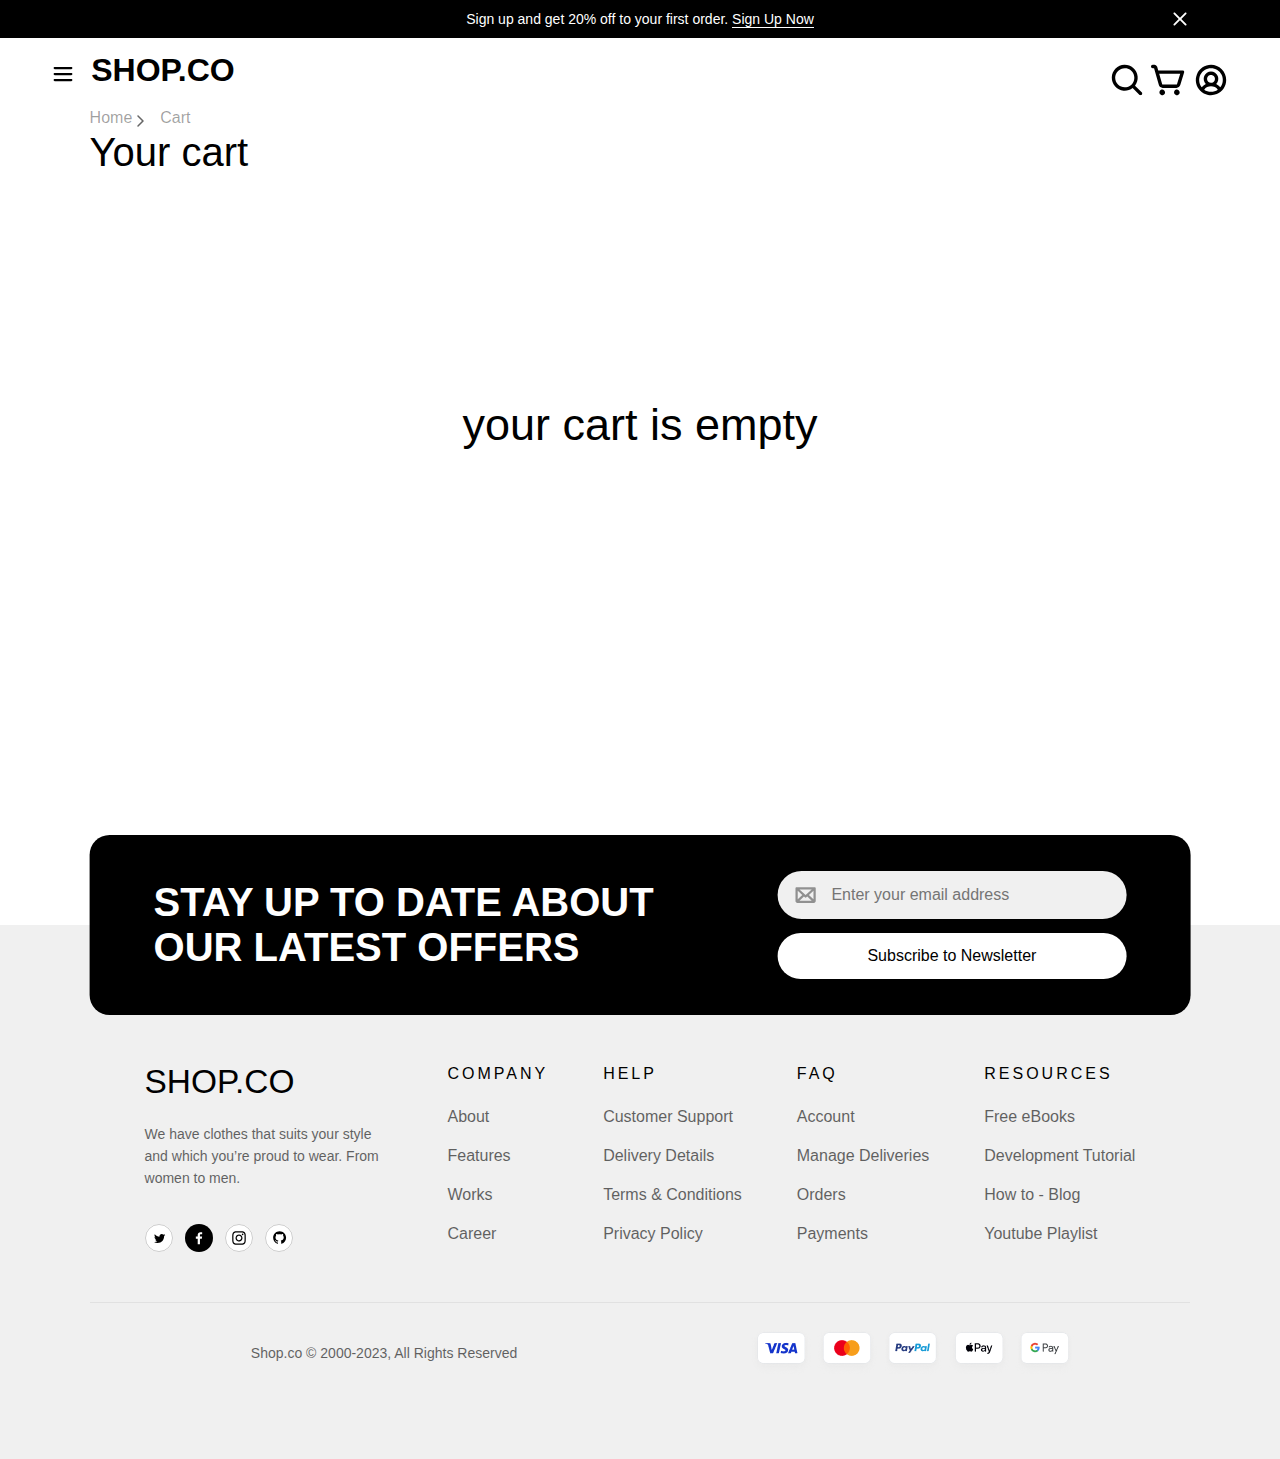
<file: cart.html>
<!DOCTYPE html>
<html lang="en">
  <head>
    <meta charset="UTF-8" />
    <meta name="viewport" content="width=device-width, initial-scale=1.0" />
    <link rel="stylesheet" href="./css/reset.css" />
    <link rel="stylesheet" href="./css/shared.css" />
    <link rel="stylesheet" href="./css/style.css" />
    <link rel="stylesheet" href="./css/header.css" />
    <link rel="stylesheet" href="./css/cart.css" />
    <link rel="stylesheet" href="./css/details.css" />
    <link rel="stylesheet" href="./css/footer.css" />
    <title>SHOP.CO</title>
  </head>
  <body>
    <!-- კალათი გვერდის ჰედერი  -->
    <header class="header flex-column">
      <!-- ტოპლაინით -->
      <div class="header-top-line">
        <div class="header-top-line-container flex">
          <div class="header-top-line-content">
            Sign up and get 20% off to your first order.
            <span class="underline"> Sign Up Now</span>
          </div>
          <button class="close">
            <img src="./assets/svg/close.svg" alt="close icon" />
          </button>
        </div>
      </div>

      <div class="header-main-part .header-main-part-for-cart-page flex">
        <div class="mob-layout flex">
          <img
            src="./assets/svg/burger.svg"
            alt="burger menu icon"
            class="burger"
          />
          <h1 class="header-logo title"><a href="/index.html">SHOP.CO</a></h1>
        </div>
        <!-- ნავიგაციით -->
        <nav class="header-nav">
          <ul class="flex">
            <li class="drop-down flex">
              <a href="/details.html">
                Shop<span
                  ><img
                    src="./assets/svg/dropdowns.svg"
                    alt="drop-down-icon"
                    class="drop-down-icon"
                  /> </span
              ></a>
            </li>
            <li><a href="#">on sale</a></li>
            <li><a href="#">New Arrivals</a></li>
            <li><a href="#">Brands</a></li>
          </ul>
        </nav>
        <!-- სერჩით -->
        <form class="header-search flex" action="/search" method="GET">
          <img src="./assets/svg/magnifier.svg" alt="magnifier" />
          <input
            type="search"
            name="search"
            placeholder="Search for products..."
          />
        </form>
        <!-- ჰედერის მარჯვენა კუთხის აიქონები -->
        <div class="header-icon-container">
          <img
            src="./assets/svg/mini search icon.svg"
            alt="mini searchg icon"
            class="mini-search"
          />
          <a href="cart.html">
            <img src="./assets/svg/cart.svg" alt="cart" />
          </a>
          <img src="./assets/svg/user.svg" alt="user" class="user" />
        </div>
      </div>
    </header>
    <!-- კალათის გვერდი -->
    <section class="cart-page">
      <div class="cart-page-container flex-column">
        <div class="cart-page-top flex-column">
          <!-- მენიუ -->
          <div class="cart-menu flex">
            <span>Home</span>
            <img src="/assets/svg/details arrow.svg" alt="detail arrow icon" />
            <span>Cart</span>
          </div>

          <h2 class="cart-title title">Your cart</h2>
        </div>
        <!-- 
        კალათის შიგთავსის შესახებ ინფო -->
        <div class="cart-info">
          <p>your cart is empty</p>
        </div>
      </div>
    </section>
    <!-- ფუტერი -->
    <footer>
      <div class="latest-offers latest-offers-for-carts-page flex">
        <h2 class="title">STAY UP TO DATE ABOUT OUR LATEST OFFERS</h2>
        <form class="offer-form flex-column">
          <div class="request-email flex">
            <img src="./assets/svg/email.svg" alt="email icon" />
            <input
              type="email"
              name="email"
              placeholder="Enter your email address"
            />
          </div>
          <button type="submit">Subscribe to Newsletter</button>
        </form>
      </div>

      <div class="footer-container flex-column">
        <div class="footer-first-container flex">
          <div class="footer-container-column flex-column about-shop-co">
            <h2 class="footer-logo title">SHOP.CO</h2>
            <p class="shop-content">
              We have clothes that suits your style and which you’re proud to
              wear. From women to men.
            </p>
            <div class="social-networks flex">
              <img src="./assets/svg/twitter.svg" alt="twitter icon" />
              <img src="./assets/svg/facebook.svg" alt="facebook icon" />
              <img src="./assets/svg/instagram.svg" alt="instagram icon" />
              <img src="./assets/svg/github.svg" alt="github icon" />
            </div>
          </div>

          <div class="footer-container-column flex-column">
            <h5 class="footer-column-header">Company</h5>
            <div class="footer-column flex-column">
              <p>About</p>
              <p>Features</p>
              <p>Works</p>
              <p>Career</p>
            </div>
          </div>

          <div class="footer-container-column flex-column">
            <h5 class="footer-column-header">Help</h5>
            <div class="footer-column flex-column">
              <p>Customer Support</p>
              <p>Delivery Details</p>
              <p>Terms & Conditions</p>
              <p>Privacy Policy</p>
            </div>
          </div>

          <div class="footer-container-column flex-column">
            <h5 class="footer-column-header">FAQ</h5>
            <div class="footer-column flex-column">
              <p>Account</p>
              <p>Manage Deliveries</p>
              <p>Orders</p>
              <p>Payments</p>
            </div>
          </div>
          <div class="footer-container-column flex-column">
            <h5 class="footer-column-header">Resources</h5>
            <div class="footer-column flex-column">
              <p>Free eBooks</p>
              <p>Development Tutorial</p>
              <p>How to - Blog</p>
              <p>Youtube Playlist</p>
            </div>
          </div>
        </div>

        <div class="footer-second-container flex">
          <div>Shop.co © 2000-2023, All Rights Reserved</div>
          <div class="payment-method flex">
            <img src="./assets/imgs/visa.png" alt="visa" />
            <img src="./assets/imgs/mastercard.png" alt="mastercard" />
            <img src="./assets/imgs/paypal.png" alt="paypal" />
            <img src="./assets/imgs/apple pay.png" alt="apple pay" />
            <img src="./assets/imgs/google pay.png" alt="google pay" />
          </div>
        </div>
      </div>
    </footer>
  </body>
</html>
</file>
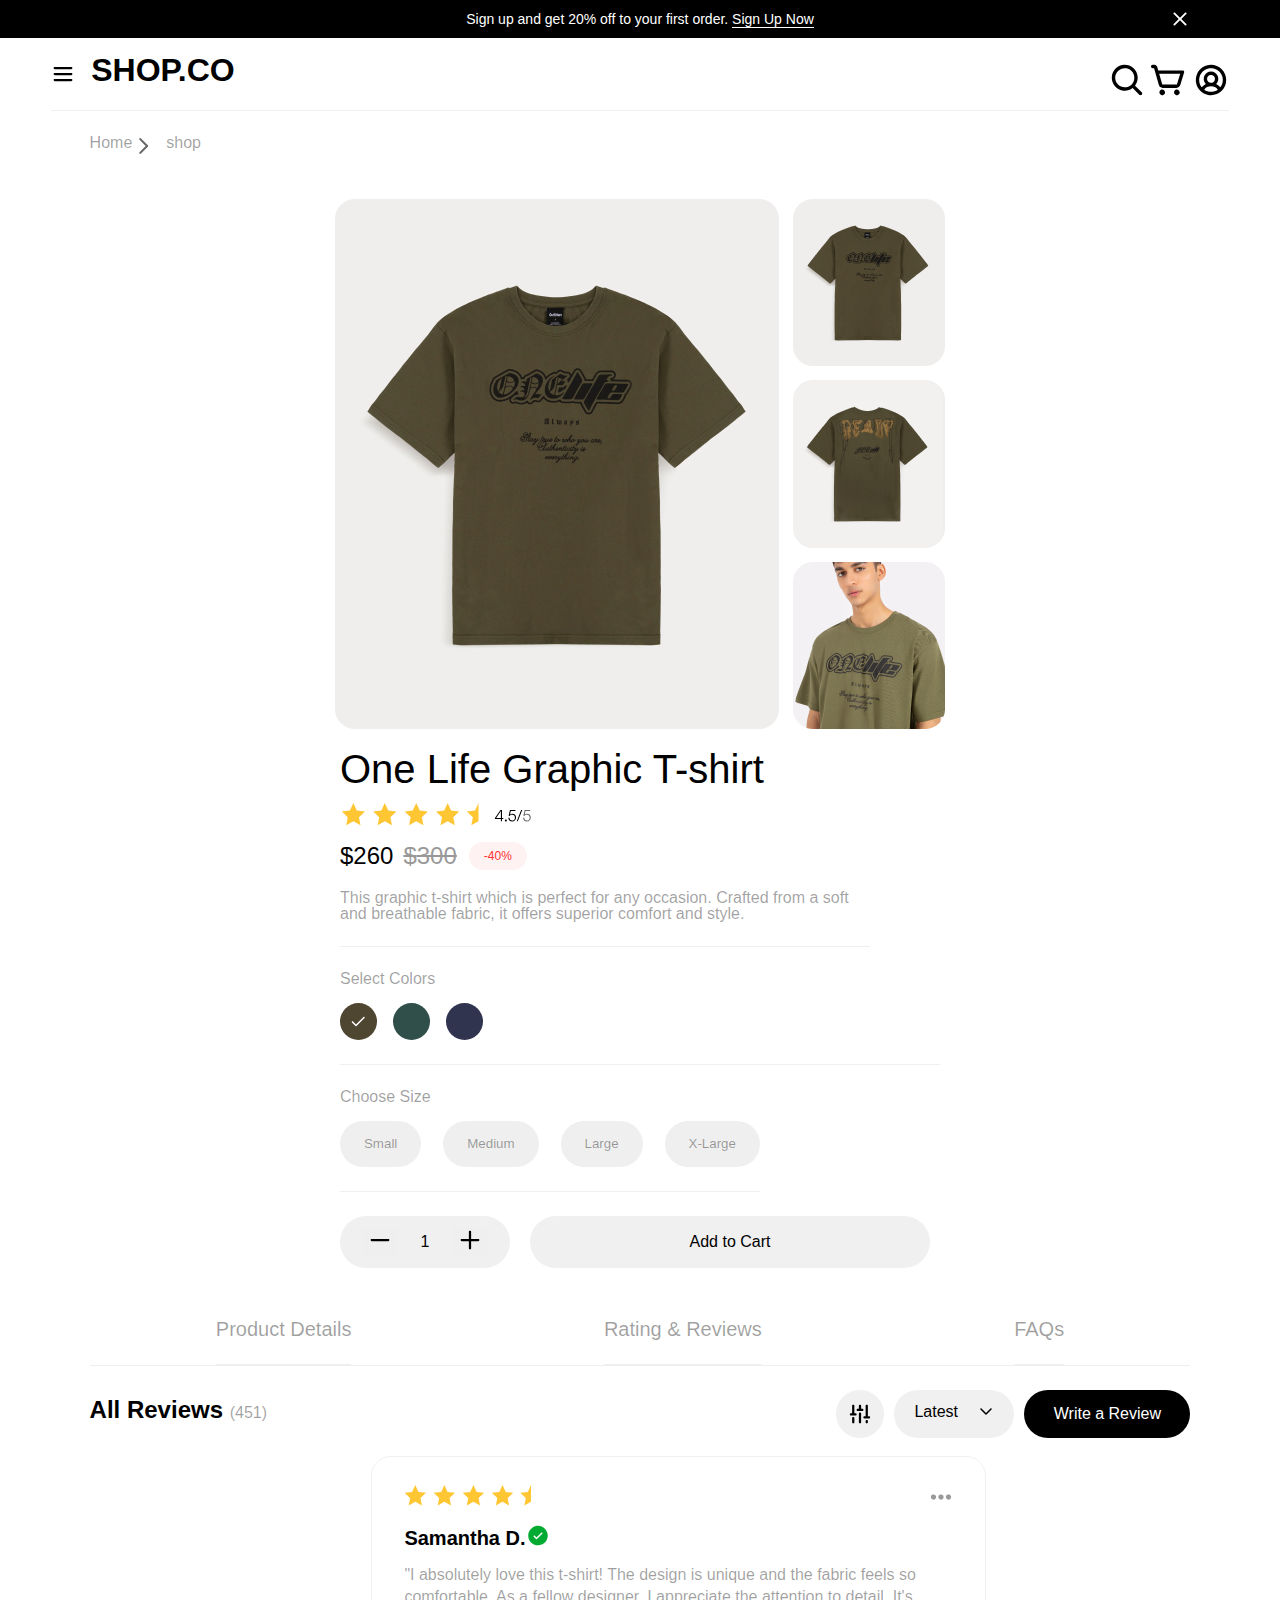
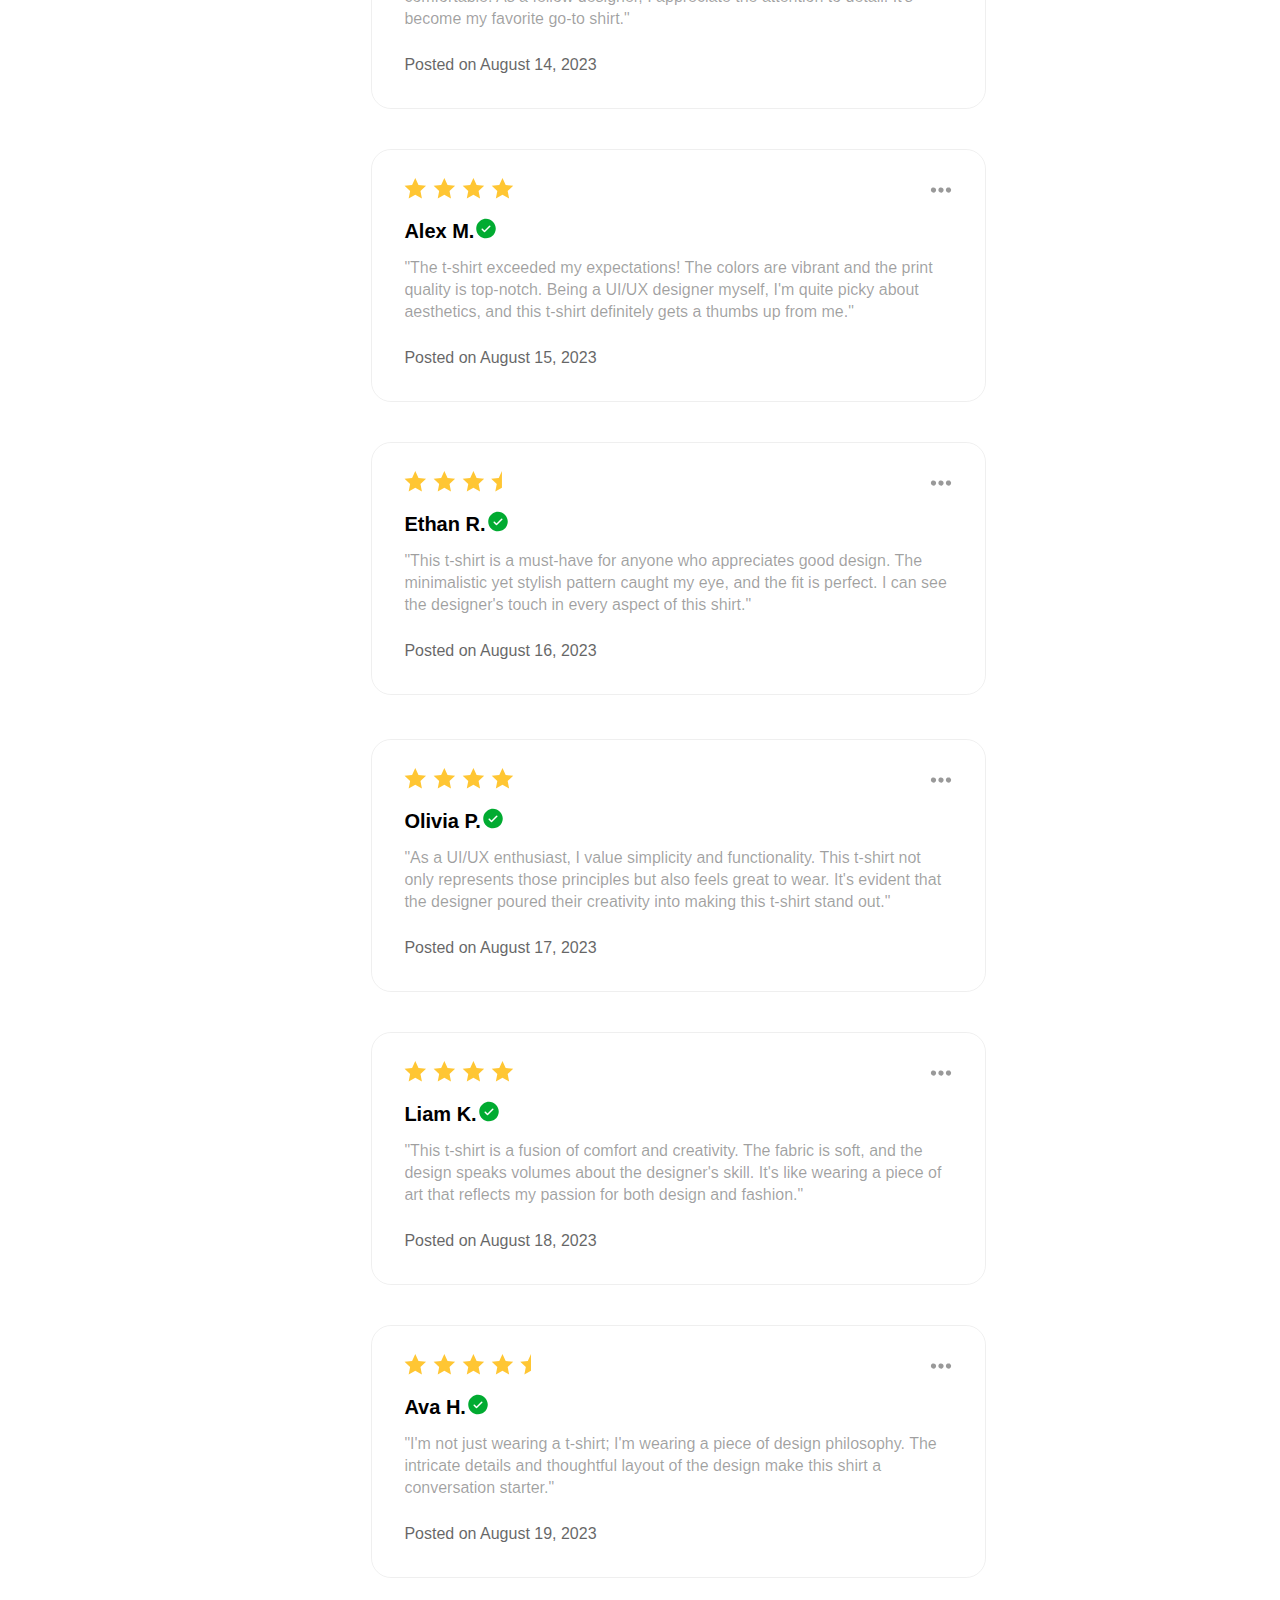
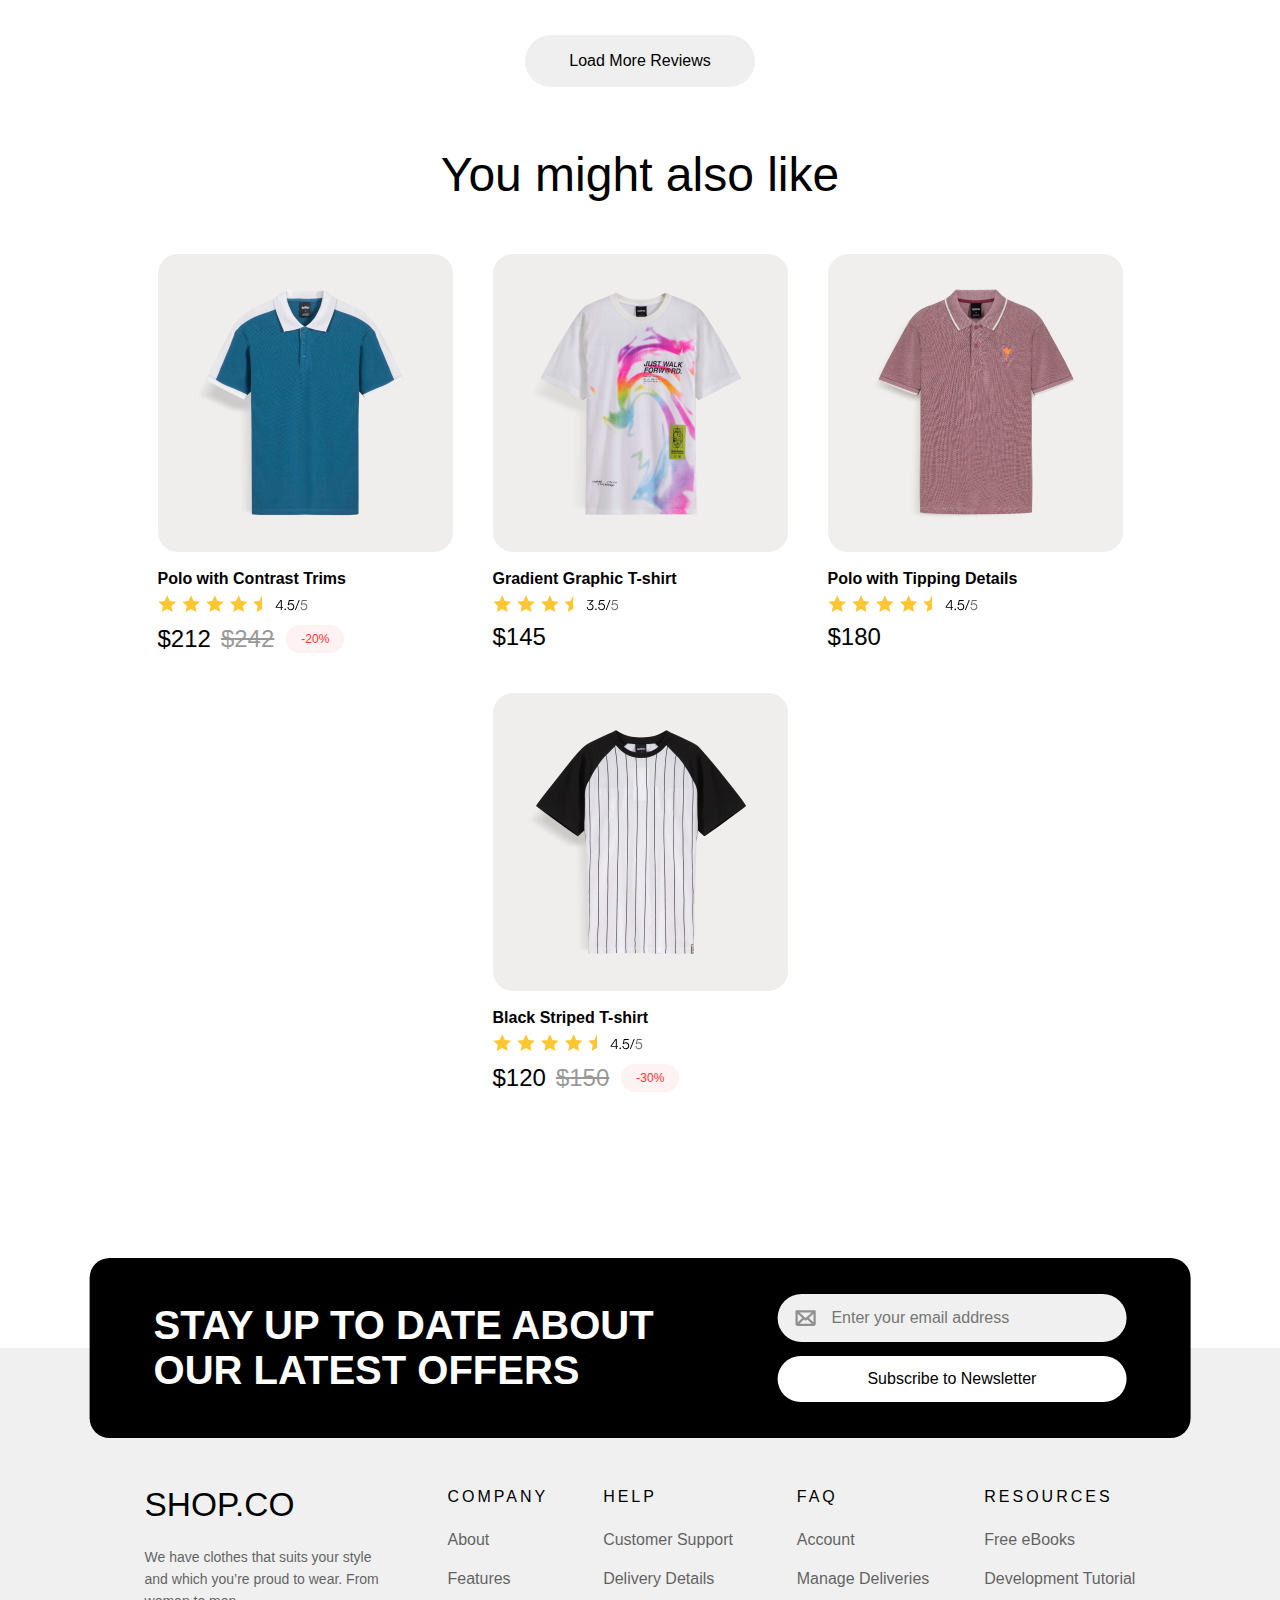
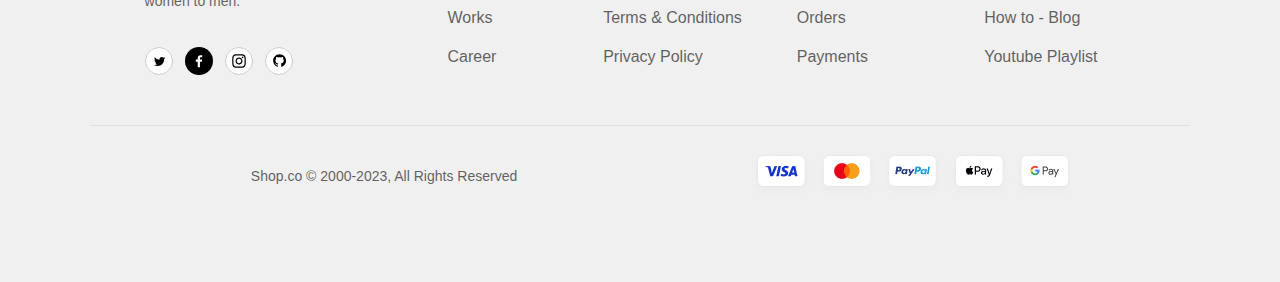
<file: details.html>
<!DOCTYPE html>
<html lang="en">
  <head>
    <meta charset="UTF-8" />
    <meta name="viewport" content="width=device-width, initial-scale=1.0" />
    <link rel="stylesheet" href="./css/reset.css" />
    <link rel="stylesheet" href="./css/shared.css" />
    <link rel="stylesheet" href="./css/style.css" />
    <link rel="stylesheet" href="./css/header.css" />
    <link rel="stylesheet" href="./css/cart.css" />
    <link rel="stylesheet" href="./css/details.css" />
    <link rel="stylesheet" href="./css/footer.css" />

    <title>SHOP.CO</title>
  </head>
  <body>

<!-- ჰედერი -->
<!-- ჰედერის ტოპლაინ ნაწილი -->
 <header class="header flex-column">
    <div class="header-top-line">
      <div class="header-top-line-container flex">
        <div class="header-top-line-content">
          Sign up and get 20% off to your first order.
          <span class="underline"> Sign Up Now</span>
      </div>
        <button class="close">
          <img src="./assets/svg/close.svg" alt="close icon" />
      </button>
    </div>
  </div>
<!-- ჰედერის მთავარი ნაწილი -->
 <div class="header-main-part  header-main-part-for-details-page flex">
    <div class="mob-layout flex">
      <img
        src="./assets/svg/burger.svg"
        alt="burger menu icon"
        class="burger"
      />
      <h1 class="header-logo title"><a href="/index.html">SHOP.CO</a></h1>
  </div>
<!-- ჰედერის ნავიგაცია -->
   <nav class="header-nav">
      <ul class="flex">
        <li class="drop-down flex">
          <a href="/details.html">
            Shop<span
              ><img
                src="./assets/svg/dropdowns.svg"
                alt="drop-down-icon"
                class="drop-down-icon"
              /> </span
          ></a>
      </li>
        <li><a href="#">on sale</a></li>
        <li><a href="#">New Arrivals</a></li>
        <li><a href="#">Brands</a></li>
    </ul>
  </nav>
  <!-- სერჩი -->
    <form class="header-search flex" action="/search" method="GET">
      <img src="./assets/svg/magnifier.svg" alt="magnifier" />
      <input
        type="search"
        name="search"
        placeholder="Search for products..."
          />
        </form>

      <!-- ჰედერის მარჯვენა ნაწილის აქონების კონტეინერი -->
        <div class="header-icon-container">
          <img
            src="./assets/svg/mini search icon.svg"
            alt="mini searchg icon"
            class="mini-search"
          />
          <a href="cart.html">
            <img src="./assets/svg/cart.svg" alt="cart" />
          </a>
          <img src="./assets/svg/user.svg" alt="user"  class="user"/>
        </div>
      </div>
    </header>
<!-- დეტალების გვერდი -->
    <section class="details">
      <!-- დეტალების მენიუ -->
      <div class="details-menu flex">
        <span>Home</span>
        <img src="/assets/svg/details arrow.svg" alt="detail arrow icon" />
        <span>shop</span>
      </div>
<!-- დეტალების გვერდის პირველი კონტეინერი გავყავი ორ ნაწილად
მარცხენა პროდუქციის ფოტოებისმარჯვენა დეტალური აღწერა -->
<div class="details-first-container flex">
  <!-- პროდუქტის მაისურის დეტალური ფოტოების კონტეინერი -->
  <div class="product-imgs-container flex">
    <!-- პატარა ფოტოები -->
    <div class="small-imgs flex-column">
      <img src="./assets/imgs/details1.png" alt="shirt-img" />
      <img src="./assets/imgs/details2.png" alt="shirt-img" />
      <img src="./assets/imgs/details3.png" alt="shirt-img" />
    </div>
    <img
      src="./assets/imgs/details-big-img.png"
      alt="shirt-img"
      class="big-img"
    />
  </div>
<!-- პროდუქტის დეტალური აღწერა ზომა ფერი ფასი შეძენის შესაძლებლობა და სხვა -->
<div class="product-description-container flex-column">
  <h2 class="title">One Life Graphic T-shirt</h2>
  <img
    src="./assets/svg/stars 4.5.5.svg"
    alt="rating stars"
    class="rating-stars"
  />
  <p class="price product-price flex">
    260<span class="old-price">300</span><span class="sale">-40%</span>
  </p>
  <p class="product-desc-text">
    This graphic t-shirt which is perfect for any occasion. Crafted from
    a soft and breathable fabric, it offers superior comfort and style.
  </p>

<div class="select-colors flex-column">
  <h6>Select Colors</h6>
  <img src="./assets/svg/colors.svg" alt="pick color" />
</div>
<div class="choose-size flex-column">
  <h6>Choose Size</h6>
  <div class="sizes flex">
    <button class="size-btn">Small</button>
    <button class="size-btn">Medium</button>
    <button class="size-btn">Large</button>
    <button class="size-btn">X-Large</button>
  </div>
</div>
<div class="items-quantity-container flex">
  <div class="items-quantity flex">
  <button class="dec">
    <img src="/assets/svg/dec.svg" alt="dec item icon" />
  </button>
  <span class="quantity">1</span>
  <button class="inc">
    <img src="/assets/svg/inc.svg" alt="inc item icon" />
  </button>
</div>
<button class="add-to-cart">Add to Cart</button>
</div>
 </div>
</div>

<!-- შეფასებების სექცია -->
  </section>
    <section class="reviews-section">
    <div class="reviews-bar flex-column">
        <div class="reviews-header flex">
          <h4>Product Details</h4>
          <h4>Rating & Reviews</h4>
          <h4>FAQs</h4>
        </div>
        <div class="reviews-filter flex">
          <h3>All Reviews <span class="reviews-quantity">(451)</span></h3>
          <div class="filter-block flex">
            <img
              src="/assets/svg/filter.svg"
              alt="filter icon"
              class="filter-icon"
            />
            <button class="latest-drop-down flex">
              Latest<span
                ><img src="/assets/svg/dropdowns.svg" alt="drop down icon"
              /></span>
            </button>
            <button class="write-review">Write a Review</button>
          </div>
        </div>
      </div>
<!-- მომხმარებლების შეფასებებოს კომტეინერი -->
      <div
        class="customers-reviews-container details-page-reviews-container flex">
        <!-- შეფასებების თითოეულ ქარს ასეთი სტრუქტურა აქვს -->
        <div class="reviews-card detail-page-reviews-card">
          <div class="stars-container flex">
            <img
              src="./assets/svg/four-and-half-stars.svg "
              alt="customers stars "
              class="customer-stars"
            />
            <img src="./assets/svg/dots.svg" alt="see more" />
          </div>
          <p class="customer-name detail-page-customer-name flex">
            Samantha D.
            <span><img src="./assets/svg/done.svg " alt="online " /></span>
          </p>
          <p>
            "I absolutely love this t-shirt! The design is unique and the fabric
            feels so comfortable. As a fellow designer, I appreciate the
            attention to detail. It's become my favorite go-to shirt."
          </p>
          <p class="date">Posted on August 14, 2023</p>
        </div>
        <div class="reviews-card detail-page-reviews-card">
          <div class="stars-container flex">
            <img
              src="./assets/svg/four-stars.svg"
              alt="customers stars"
              class="customer-stars"
            />
            <img src="./assets/svg/dots.svg" alt="see more" />
          </div>
          <p class="customer-name detail-page-customer-name flex">
            Alex M.
            <span><img src="./assets/svg/done.svg" alt="online" /></span>
          </p>
          <p>
            "The t-shirt exceeded my expectations! The colors are vibrant and
            the print quality is top-notch. Being a UI/UX designer myself, I'm
            quite picky about aesthetics, and this t-shirt definitely gets a
            thumbs up from me."
          </p>
          <p class="date">Posted on August 15, 2023</p>
        </div>

        <div class="reviews-card detail-page-reviews-card">
          <div class="stars-container flex">
            <img
              src="./assets/svg/three-and-half-stars.svg"
              alt="customers stars"
              class="customer-stars"
            />
            <img src="./assets/svg/dots.svg" alt="see more" />
          </div>
          <p class="customer-name detail-page-customer-name flex">
            Ethan R.
            <span><img src="./assets/svg/done.svg" alt="online" /></span>
          </p>
          <p>
            "This t-shirt is a must-have for anyone who appreciates good design.
            The minimalistic yet stylish pattern caught my eye, and the fit is
            perfect. I can see the designer's touch in every aspect of this
            shirt."
          </p>
          <p class="date">Posted on August 16, 2023</p>
        </div>
        <div class="reviews-card detail-page-reviews-card mob-hide">
          <div class="stars-container flex">
            <img
              src="./assets/svg/four-stars.svg "
              alt="customers stars "
              class="customer-stars"
            />
            <img src="./assets/svg/dots.svg" alt="see more" />
          </div>
          <p class="customer-name detail-page-customer-name flex">
            Olivia P.
            <span><img src="./assets/svg/done.svg " alt="online " /></span>
          </p>
          <p>
            "As a UI/UX enthusiast, I value simplicity and functionality. This
            t-shirt not only represents those principles but also feels great to
            wear. It's evident that the designer poured their creativity into
            making this t-shirt stand out."
          </p>
          <p class="date">Posted on August 17, 2023</p>
        </div>
        <div class="reviews-card detail-page-reviews-card mob-hide">
          <div class="stars-container flex">
            <img
              src="./assets/svg/four-stars.svg"
              alt="customers stars"
              class="customer-stars"
            />
            <img src="./assets/svg/dots.svg" alt="see more" />
          </div>
          <p class="customer-name detail-page-customer-name flex">
            Liam K.
            <span><img src="./assets/svg/done.svg" alt="online" /></span>
          </p>
          <p>
            "This t-shirt is a fusion of comfort and creativity. The fabric is
            soft, and the design speaks volumes about the designer's skill. It's
            like wearing a piece of art that reflects my passion for both design
            and fashion."
          </p>
          <p class="date">Posted on August 18, 2023</p>
        </div>

        <div class="reviews-card detail-page-reviews-card mob-hide">
          <div class="stars-container flex">
            <img
              src="./assets/svg/four-and-half-stars.svg"
              alt="customers stars"
              class="customer-stars"
            />
            <img src="./assets/svg/dots.svg" alt="see more" />
          </div>
          <p class="customer-name detail-page-customer-name flex">
            Ava H. <span><img src="./assets/svg/done.svg" alt="online" /></span>
          </p>
          <p>
            "I'm not just wearing a t-shirt; I'm wearing a piece of design
            philosophy. The intricate details and thoughtful layout of the
            design make this shirt a conversation starter."
          </p>
          <p class="date">Posted on August 19, 2023</p>
        </div>
      </div>
      <button class="load-more">Load More Reviews</button>
    <!-- ლაიქ სექცია -->
    </section>
    <section class="like">
      <div class="new-arrivals-container like-container">
        <h2 class="new-arrivals-title like-title title">You might also like</h2>
        <!-- პროდუქციის რომელიც შეიძლება მოგვეწონოს, ქარდების კონტეინერი -->
        <div class="arrivals-cards-container like-cards-container flex">
          <!-- თითოეული ქარდი -->
          <div class="arrival-card">
            <img
              src="./assets/imgs/like1.png "
              alt="T-SHIRT "
              class="product-img"
            />
            <h4>Polo with Contrast Trims</h4>
            <img src="./assets/svg/4.5.svg " alt="4.5 stars " class="stars" />
            <p class="price flex">
              212<span class="old-price">242</span><span class="sale">-20%</span>
            </p>
          </div>
  
          <div class="arrival-card">
            <img
              src="./assets/imgs/like2.png "
              alt="FIT JEANS "
              class="product-img"
            />
            <h4>Gradient Graphic T-shirt</h4>
            <img src="./assets/svg/3.5.svg " alt="3.5 stars " class="stars" />
            <p class="price">145</p>
          </div>
  
          <div class="arrival-card mob-hide">
            <img
              src="./assets/imgs/like3.png "
              alt="SHIRT "
              class="product-img"
            />
            <h4>Polo with Tipping Details</h4>
            <img src="./assets/svg/4.5.svg " alt="4.5 stars " class="stars" />
            <p class="price">180</p>
          </div>
  
          <div class="arrival-card mob-hide">
            <img
              src="./assets/imgs/like4.png "
              alt="T-SHIRT "
              class="product-img"
            />
            <h4>Black Striped T-shirt</h4>
            <img src="./assets/svg/4.5.svg " alt="4.5 stars " class="stars" />
            <p class="price flex">
              120 <span class="old-price">150</span><span class="sale">-30%</span>
            </p>
          </div>
        </div>
    </section>
<!-- ფუტერის ნაწილი დეტალურად index.html ფაილშია  -->
    <footer>
      <div class="latest-offers latest-offers-for-details-page flex">
        <h2 class="title">STAY UP TO DATE ABOUT OUR LATEST OFFERS</h2>
        <form class="offer-form flex-column">
          <div class="request-email flex">
            <img src="./assets/svg/email.svg" alt="email icon" />
            <input
              type="email"
              name="email"
              placeholder="Enter your email address"
            />
          </div>
          <button type="submit">Subscribe to Newsletter</button>
        </form>
      </div>

      <div class="footer-container flex-column">
        <div class="footer-first-container flex">
          <div class="footer-container-column flex-column about-shop-co">
            <h2 class="footer-logo title">SHOP.CO</h2>
            <p class="shop-content">
              We have clothes that suits your style and which you’re proud to
              wear. From women to men.
            </p>
            <div class="social-networks flex">
              <img src="./assets/svg/twitter.svg" alt="twitter icon" />
              <img src="./assets/svg/facebook.svg" alt="facebook icon" />
              <img src="./assets/svg/instagram.svg" alt="instagram icon" />
              <img src="./assets/svg/github.svg" alt="github icon" />
            </div>
          </div>

          <div class="footer-container-column flex-column">
            <h5 class="footer-column-header">Company</h5>
            <div class="footer-column flex-column">
              <p>About</p>
              <p>Features</p>
              <p>Works</p>
              <p>Career</p>
            </div>
          </div>

          <div class="footer-container-column flex-column">
            <h5 class="footer-column-header">Help</h5>
            <div class="footer-column flex-column">
              <p>Customer Support</p>
              <p>Delivery Details</p>
              <p>Terms & Conditions</p>
              <p>Privacy Policy</p>
            </div>
          </div>

          <div class="footer-container-column flex-column">
            <h5 class="footer-column-header">FAQ</h5>
            <div class="footer-column flex-column">
              <p>Account</p>
              <p>Manage Deliveries</p>
              <p>Orders</p>
              <p>Payments</p>
            </div>
          </div>
          <div class="footer-container-column flex-column">
            <h5 class="footer-column-header">Resources</h5>
            <div class="footer-column flex-column">
              <p>Free eBooks</p>
              <p>Development Tutorial</p>
              <p>How to - Blog</p>
              <p>Youtube Playlist</p>
            </div>
          </div>
        </div>

        <div class="footer-second-container flex">
          <div>Shop.co © 2000-2023, All Rights Reserved</div>
          <div class="payment-method flex">
            <img src="./assets/imgs/visa.png" alt="visa" />
            <img src="./assets/imgs/mastercard.png" alt="mastercard" />
            <img src="./assets/imgs/paypal.png" alt="paypal" />
            <img src="./assets/imgs/apple pay.png" alt="apple pay" />
            <img src="./assets/imgs/google pay.png" alt="google pay" />
          </div>
        </div>
      </div>
    </footer>
  </body>
</html>
</file>
<file: css/shared.css>
@import url("https://fonts.cdnfonts.com/css/satoshi");
@import url("https://db.onlinewebfonts.com/c/b52804ac57ef6e90d2826a6b0f111133?family=Integral+CF+Bold");
:root {
  --title-color: #000000;
  --white-bachkround: #ffffff;
  --light-background: #f0f0f0;
  --dark-background: #000000;
  --text-color: #000000 opacity 0.6;
}

/*ბადის დამატებითი მახასიათებლები */
body {
  height: 100%;
  font-family: "Satoshi", sans-serif;
  font-size: 16px;
  color: #000000;
  background-color: var(--white-bachkround);
  min-width: 320px;
}
/* სათაურების ფონტი */
.title {
  font-family: "Integral CF Bold", sans-serif;
}
/* ფლექსი როგორც კლასი */
.flex {
  display: flex;
}
/* ფლექს დაირექშენი როგორც კლასი */
.flex-column {
  display: flex;
  flex-direction: column;
}
</file>
<file: css/style.css>
/* მთავარი გვერდის პირველი სექცია.. 
პირველი გვერდი */
.first-section {
  width: 100%;
  height: 663px;
  background-color: #f2f0f1;
}
.first-section-divs {
  max-width: 1240px;
  width: 100%;
  margin: auto;
  height: 663px;
}
/* პირველი სექცია დავყავი მარცხენა და მარჯვენა კონტეინერებად */

/* პირველი სექციის მარცხენა კონტეინერი - მაღაზიის შესახებ ინფო და შეძენის გვერდზე გადასვლა*/
.first-section-left-container {
  max-width: 696px;
}
.first-section-left-container-title {
  width: 577px;
  font-size: 64px;
  font-weight: 900;
  line-height: 64px;
  margin-top: 18%;
  margin-bottom: 32px;
}
.first-section-left-container p {
  max-width: 545px;
  line-height: 22px;
  margin-bottom: 32px;
  opacity: 0.6;
}
.shop-now {
  width: 210px;
  height: 52px;
  padding-top: 15px;
  margin-bottom: 48px;
  border-radius: 62px;
  background-color: var(--dark-background);
}
.shop-now a {
  display: block;
  text-align: center;
  font-size: 16px;
  color: #ffffff;
}
.first-section-left-container-info {
  max-width: 596px;
  height: auto;
  justify-content: space-between;
}
.first-section-left-container-info div {
  font-size: 40px;
  font-weight: 600;
  height: 54px;
}
.first-section-left-container-info div .info {
  display: block;
  font-size: 16px;
  font-weight: 100;
  opacity: 0.6;
  line-height: 22px;
}

/* პირველი სექციის მარჯვენა კონტეინერი - წყვილის ფოტო იყო დასასმელი ქოვერზე და აბსოლუტით ვარკვლავები*/
.first-section-right-container {
  background-image: url(../assets/imgs/couple.png);
  background-position: 16px -16px;
  background-repeat: no-repeat;
  background-size: cover;
  position: relative;
  width: 100%;
  height: 100%;
}
.little-star {
  position: absolute;
  top: 46%;
  left: 7%;
}
.big-star {
  position: absolute;
  top: 17%;
  right: -2.2%;
}
/* ბრენდების შავი კონტეინერი */
.brands {
  height: 122px;
  background-color: var(--dark-background);
  margin-bottom: 72px;
}
.brands-container {
  padding-top: 43px;
  padding-left: 7%;
  padding-right: 7%;
  justify-content: space-around;
  flex-wrap: wrap;
  gap: 2%;
  cursor: pointer;
}
.versace {
  width: 166.48px;
}
.zara {
  width: 91px;
}
.gucci {
  width: 156px;
}
.prada {
  width: 194px;
}
.calvin-klein {
  width: 206.79px;
}

/* ახალი მიღებული პროდუქცის ტოპ გაყიდვადი პროდუქციის სექციები 
საერთო ნიშანთვისებების გამო გავაერთიანე */
.new-arrivals-container {
  padding-bottom: 64px;
  border-bottom: 1px solid #00000010;
  max-width: 1240px;
  width: 100%;
  margin: auto;
  margin-bottom: 64px;
}
.new-arrivals-title,
.top-selling-title {
  font-size: 48px;
  text-align: center;
  margin-bottom: 55px;
}
.arrivals-cards-container,
.top-selling-cards-container {
  max-width: 1200px;
  width: 100%;
  gap: 20px;
  margin: auto;
  margin-bottom: 36px;
  cursor: pointer;
}
.product-img {
  margin-bottom: 16px;
}
.arrivals-cards-container h4,
.top-selling-cards-container h4 {
  white-space: nowrap;
  overflow: hidden;
  display: block;
  font-size: 16px;
  font-weight: 600;
  margin-bottom: 8px;
}
.stars {
  margin-bottom: 8px;
}
.old-price,
.price {
  font-size: 24px;
  font-weight: 500;
  color: #000000;
}
.price {
  align-items: center;
}
.old-price {
  opacity: 0.4;
  text-decoration: line-through;
  margin-left: 10px;
}
.old-price::before,
.price::before {
  content: "$";
}
.sale {
  display: inline-block;
  font-size: 12px;
  width: 58px;
  height: 28px;
  border-radius: 62px;
  margin-left: 12px;
  text-align: center;
  padding-top: 8px;
  font-weight: 500;
  color: #ff3333;
  background-color: #ff333310;
}
.view-all {
  display: flex;
  margin: auto;
  align-items: center;
  justify-content: center;
  width: 218px;
  height: 52px;
  border-radius: 62px;
  background-color: var(--white-bachkround);
  border: 1px solid #00000040;
  color: #000000;
  cursor: pointer;
}
.view-all-2 {
  margin-bottom: 80px;
}
.view-all:hover {
  color: #ffffff;
  background-color: var(--dark-background);
}
/* ტანსაცმელების სეგმენტებად დაყოფილი სექცია */
.browse-section {
  height: 866px;
  max-width: 1240px;
  width: 100%;
  margin: auto;
  border-radius: 40px;
  margin-bottom: 80px;
  background-color: var(--light-background);
}
.browse-container {
  align-items: center;
  max-width: 1240px;
}
.browse-container-title {
  font-size: 48px;
  text-align: center;
  margin: auto;
  padding-top: 80px;
  margin-bottom: 54px;
}
.dress-style-block {
  margin-bottom: 27px;
  padding-bottom: 0;
  max-width: 1111px;
  width: 100%;
  padding-bottom: 76px;
  cursor: pointer;
}
/* სეგმენტებს ქავერად დავადე შესაბამისი ფოტოები */
.top-1 {
  background-image: url(../assets/imgs/style-casual.png);
  width: 407px;
}
.top-2 {
  background-image: url(../assets/imgs/style-formal.png);
  width: 684px;
}
.bottom-1 {
  background-image: url(../assets/imgs/style-party.png);
  width: 684px;
}
.bottom-2 {
  background-image: url(../assets/imgs/style-gym.png);
  width: 407px;
}

.top-1,
.top-2,
.bottom-1,
.bottom-2 {
  height: 289px;
  background-position: center;
  background-repeat: no-repeat;
  background-size: cover;
  background-position: center;
  border-radius: 20px;
}

.top-1,
.bottom-1 {
  margin-right: 20px;
}
.dress-style-block-top {
  margin-bottom: 20px;
}
.style-name {
  display: inline-block;
  font-size: 36px;
  margin-top: 25px;
  margin-left: 36px;
  font-weight: 700;
  color: #000000;
}
/* პირველი გვერდის კმაყოფილი მომხმარებლების ბლოკი */
.happy-customers-container {
  max-width: 1240px;
  margin: auto;
}
.happy-customers-header {
  justify-content: space-between;
  max-width: 1240px;
  width: 100%;
  margin: auto;
}
.happy-customers-title {
  font-size: 48px;
  margin-bottom: 40px;
}
.arrows {
  align-self: flex-end;
  margin-bottom: 40px;
  cursor: pointer;
}
.arrows img {
  width: 24px;
  font-weight: 100;
}

.arrows img:first-child {
  margin-right: 16px;
}

.customers-reviews-container {
  justify-content: space-between;
  margin-bottom: 170px;
}

.reviews-card {
  width: 400px;
  border: 1px solid #00000010;
  border-radius: 20px;
  padding-top: 28px;
  padding-left: 32px;
  padding-right: 32px;
  height: 240px;
  border: 1px solid #00000010;
  border-radius: 20px;
  cursor: pointer;
}

.customer-stars {
  margin-bottom: 15px;
}

.customer-name {
  font-size: 20px;
  line-height: 22px;
  font-weight: 700;
  margin-bottom: 8px;
  align-items: center;
  color: #000000;
}

.customers-reviews-container p:last-child {
  font-size: 16px;
  line-height: 22px;
  color: #000000;
  opacity: 0.6;
  margin: auto;
}

@media screen and (max-width: 1340px) {
  .first-section {
    height: 100%;
  }
  .first-section-divs {
    flex-direction: column;
    height: auto;
  }
  .first-section-left-container div {
    max-width: 1000px;
  }
  .first-section-left-container {
    max-width: 86%;
    margin: auto;
    margin-bottom: 4%;
  }
  .first-section-left-container-title {
    max-width: 1000px;
    width: 100%;
    margin-top: 10%;
  }
  .first-section-left-container p {
    max-width: 1000px;
    font-size: 24px;
    line-height: 32px;
  }
  .shop-now a {
    font-size: 20px;
  }
  .first-section-right-container {
    background-position: 2% 10%;
    height: 800px;
  }
  .big-star {
    right: 9.8%;
  }
  .little-star {
    top: 70%;
    left: 10%;
  }

  .happy-customers-header {
    justify-content: space-around;
  }
  .customers-reviews-container {
    flex-direction: column;
    margin-left: 7%;
  }
  .reviews-card {
    padding-left: 32px;
    padding-bottom: 32px;
    font-size: 20px;
    width: 60%;
  }
  .browse-section {
    height: 100%;
  }
  .top-1,
  .bottom-1 {
    margin-right: 0;
  }
  .dress-style-block-top,
  .dress-style-block-bottom {
    flex-direction: column;
    align-items: center;
    margin-bottom: 0;
  }
  .dress-style-child {
    margin-bottom: 16px;
  }
  .dress-style-block-top div,
  .dress-style-block-bottom div {
    width: 600px;
  }
  .reviews-card {
    margin-bottom: 20px;
  }

}

@media screen and (max-width: 1280px) {
  .first-section-left-container-title {
    width: 100%;
    margin-top: 10%;
  }
  .brands {
    height: 146px;
  }

  .arrivals-cards-container,
  .top-selling-cards-container {
    flex-wrap: wrap;
    justify-content: center;
    align-self: center;
    gap: 40px;
    max-width: 1000px;
    margin-bottom: 24px;
  }
  .browse-section {
    width: 80%;
  }
}
@media screen and (max-width: 1028px) {
.brands-container img {
  margin-bottom: 20px;
}
}
@media screen and (max-width: 1000px) {
  .first-section-left-container {
    margin: auto;
    max-width: 86%;
  }
  .first-section-left-container-title {
    max-width: 600px;
    width: 100%;
  }
  .big-star {
    right: 8.8%;
  }
  .little-star {
    top: 42%;
    left: 16%;
  }
  .customers-reviews-container {
    margin-bottom: 24%;
  }
  .customers-reviews-container {
    margin-bottom: 30%;
  }

}

@media screen and (max-width: 800px) {
  .little-star {
    top: 29%;
    left: 13%;
  }
  .big-star {
    right: 11.8%;
    top: 11%;
  }

  .dress-style-block-top div,
  .dress-style-block-bottom div {
    width: 460px;
  }
  .happy-customers-title {
    font-size: 32px;
    line-height: 36px;
    justify-content: space-evenly;
    width: 100%;
    margin: auto;
    margin-bottom: 40px;
    padding-left: 16px;
  }
  .arrows {
    padding-right: 16px;
  }
  .offer-form {
    width: 311px;
    align-self: center;
  }
}

@media screen and (max-width: 700px) {
  .dress-style-block-top div,
  .dress-style-block-bottom div {
    width: 310px;
    height: 190px;
  }
  .style-name {
    margin-left: 24px;
    font-size:24px;
}
}
@media screen and (max-width: 650px) {
  .close {
    display: none;
  }

  .first-section-left-container {
    margin: auto 16px;
  }

  .first-section-left-container-title {
    width: 315px;
    font-size: 36px;
    font-weight: 700;
    line-height: 34px;
    margin-top: 40px;
    margin-bottom: 20px;
  }
  .first-section-left-container p {
    max-width: 650px;
    font-size: 24px;
    line-height: 32px;
  }
  .first-section-right-container {
    background-position: 2% 22%;
    height: 600px;
    transform: translate(0, 40px);
  }
  .big-star {
    right: 3.8%;
    top: 4%;
  }
  .little-star {
    top: 26%;
    left: 12%;
  }

  .first-section-left-container-info {
    flex-wrap: nowrap;
    width: 100%;
    flex-wrap: wrap;
    margin-left: 10.35%;
    margin-right: 10.35%;
  }

  .first-section-left-container-info div {
    flex-wrap: nowrap;
    font-size: 32px;
    font-weight: 600;
    margin-right: 27.5px;
  }

    .first-section-left-container-info{
    justify-content: space-between;
    margin:auto;
    margin-left: 7%;
  }
  .first-section-left-container-info div{
    margin-right: 0;

  }
  .first-section-left-container-info img {
    height: 52px;
    margin-bottom: 12px;
    margin-right: 27.5px;
  }
  .first-section-left-container-info div:last-child {
    margin-left: 30%;
  }
  .first-section-left-container-info div .info {
    display: block;
    font-size: 12px;
    font-weight: 100;
    opacity: 0.6;
    line-height: 22px;
  }
  .brands {
    margin-bottom: 50px;
  }

  .brands-container {
    height: 146px;
    padding-top: 56px;
    padding-left: 16px;
    padding-right: 16px;
  }
  .brands-container img {
    margin-bottom: 23px;
  }
  .brands-container img:last-child {
    margin-bottom: 38.44px;
  }
  .mob-hide {
    display: none;
  }

  .versace {
    width: 116.74px;
  }
  .zara {
    width: 63.81px;
  }
  .gucci {
    width: 109.39px;
  }
  .prada {
    width: 127px;
  }
  .calvin-klein {
    width: 134.84px;
  }
  .browse-container-title {
    font-size: 34px;
    padding-top: 40px;
    margin-bottom: 28px;
  }
  .reviews-card {
    width: 358px;
    margin-bottom: 49.81px;
  }
  .customers-reviews-container {
    margin-bottom: 40%;
  }
}

@media screen and (max-width: 450px) {
  .first-section-left-container-info div {
    font-size: 24px;
  }
  .first-section-right-container {
    height: 400px;
  }
  .big-star {
    width: 76px;
    height: 76px;
    right: 6.8%;
    top: 0%;
  }
  .little-star {
    width: 44px;
    height: 44px;
    top: 22%;
    left: 12%;
  }
  .shop-now {
    width: 358px;
    margin: auto;
    margin-bottom: 12px;
  }
  .brands-container img img {
    width: 70%;
  }
  .mob-hide-stick{
    display: none;
  }
  .new-arrivals-title,
  .top-selling-title {
    font-size: 32px;
    text-align: center;
    margin-bottom: 21px;
  }
  .new-arrivals-container {
    border: none;
    margin-bottom: 40px;
  }
  .arrivals-cards-container,
  .top-selling-cards-container {
    flex-wrap: nowrap;
    justify-content: flex-end;
    width: 100%;
    gap: 8px;
    padding-left: 16px;
    cursor: pointer;
  }
  .top-selling-card,
  .arrival-card {
    width: 198px;
    height: auto;
  }
  .product-img {
    width: 198px;
    margin-bottom: 10px;
  }
  .arrival-card h4,
  .top-selling-card h4 {
    margin-bottom: 4px;
  }
  .stars {
    margin-bottom: 3.99px;
  }

  .old-price,
  .price {
    font-size: 20px;
    font-weight: 500;
  }

  .view-all {
    margin: 0 auto;
    width: 358px;
    height: 46px;
  }
  .view-all-2 {
    margin-bottom: 50px;
  }


}

@media screen and (max-width: 390px) {
  .first-section-left-container p {
    width: 358px;
    font-size: 14px;
    line-height: 20px;
    margin-bottom: 24px;
  }

  .first-section-divs {
    width: 100%;
    overflow: hidden;
  }
  .first-section-right-container {
    overflow: hidden;
    background-position: -14px 18%;
    height: 448px;
    width: 120%;
    margin-left: -10%;
    transform: none;
  }
  .big-star {
    top: 33px;
    right: 69px;
  }
  .little-star {
    top: 125px;
    left: 56px;
  }
  .brands-container {
    padding-top: 39px;
  }
  .new-arrivals-container {
    padding-bottom: 40px;
    border-bottom: 1px solid #00000010;
    width: 100%;
    margin-right: 0;
  }
  .arrivals-cards-container,
  .top-selling-cards-container {
    margin-bottom: 24px;
    flex-direction: row;
    justify-content: flex-start;
    gap: 16px;
    overflow: hidden;
    padding-left: 16px;
  }
  .old-price,
  .sale {
    margin-left: 5px;
  }
  .sale {
    display: inline-block;
    font-size: 10px;
    width: 42px;
    height: 20px;
  }
  .customers-reviews-container {
    margin-left: 16px;
  }
  .browse-section {
    width: 358px;
  }
  .bottom-2,
  .dress-style-block-bottom {
    margin: 0;
  }
  .browse-container-title {
    font-size: 32px;
    line-height: 36px;
    padding-top: 40px;
    margin-bottom: 28px;
  }
  .dress-style-block {
    padding-bottom: 0;
    margin-bottom: 27px;
    padding-left: 24px;
    padding-right: 24px;
  }
}

@media screen and (max-width: 385px) {
  .first-section-left-container {
    width: 320px;
  }
  .first-section-left-container-title {
    font-size: 26px;
    line-height: 28px;
    width: 300px;
    margin-top: 20px;
    margin-bottom: 10px;
  }
  .first-section-left-container p {
    width: 300px;
    font-size: 12px;
    line-height: 14px;
    margin-bottom: 16px;
  }
  .shop-now,
  .view-all,
  .request-email,
  .offer-form button {
    width: 280px;
    margin: auto;
    margin-bottom: 12px;
  }
  .shop-now a {
    font-size: 16px;
  }
  .first-section-left-container-info {
    margin-left: 8%;
    margin-right: 0;
  }
  .browse-section {
    width: 310px;
  }
  .dress-style-block-top div,
  .dress-style-block-bottom div {
    width: 240px;
    margin-bottom: 20px;
  }
  .reviews-card {
    width: 280px;
    margin-bottom: 22%;
    padding: 16px;
  }
  .happy-customers-container {
    max-width: 300px;
  }
  .happy-customers-title {
    padding-left: 0;
    font-size: 28px;
    margin-bottom: 20px;
  }
  .customers-reviews-container {
    margin-left: 0;
  }

}
@media screen and (max-width: 346px) {
  .first-section-left-container-info{
    justify-content: space-between;
    margin:auto;
    margin-left: 7%;
  }
  .first-section-left-container-info div{
    margin-right: 0;

  }
  .brands-container {
    padding-top: 12px;
}
}

@media screen and (max-width: 320px) {
.big-star {
  top: 36px;
  right: 50px;
}
.little-star {
  top: 128px;
  left: 38px;
}
}
</file>
<file: css/header.css>
/* ჰედერის სექცია */
/* ჰედერის ზედა შავი ლაინი  */
.header-top-line {
  position: relative;
  width: 100%;
  height: 38px;
  background-color: var(--dark-background);
  margin-bottom: 24px;
}

.header-top-line-container {
  font-size: 14px;
  font-weight: 200;
  align-items: center;
  justify-content: center;
  height: 38px;
  background-color: var(--dark-background);
  color: #ffffff;
}

.close {
  position: absolute;
  top: 23%;
  bottom: 23%;
  right: 7%;
  border: none;
  padding: 0;
  background-color: var(--dark-background);
  cursor: pointer;
}

.underline {
  font-weight: 400;
  border-bottom: 1px solid #ffffff;
  cursor: pointer;
}
/* ბურგერ აიქონი და მინი სეარჩი მობ ვერსიისთვის ვების ნაწილში გათიშული */
.burger,
.mini-search {
  display: none;
}

/* ჰედერის მთავარი ნაწილი */
.header-main-part {
  justify-content: space-between;
  max-width: 1240px;
  width: 100%;
  align-items: center;
  margin: auto;
  margin-bottom: 24px;
}
.drop-down-icon {
  margin-left: 4px;
}

.header-logo a:active {
  color:#000000;
}

.header-logo {
  width: 151px;
  font-size: 32px;
  font-weight: 700;
  color: var(--title-color);
}
.header-logo a {
  color: #000000;
  text-decoration: none;
}

/* ჰედერის ნავიგაცია */
.header-nav ul {
  width: 321px;
  justify-content: space-between;
}

.header-nav ul a {
  color: #000000;
}

.drop-down {
  align-items: center;
}

.drop-down-icon {
  margin-left: 4px;
}

/* სერჩის ნაწილი */
.header-search {
  width: 577px;
  height: 48px;
  border-radius: 62px;
  align-items: center;
  background-color: var(--light-background);
}

.header-search input[type="search"] {
  border: none;
  outline: none;
  flex: 1;
  margin-right: 8px;
  color: #000000;
  background-color: var(--light-background);
}

.header-search img {
  padding-left: 16px;
  padding-right: 12px;
}

.search {
  opacity: 0.4;
}
/* ჰედერის მარჯვენა ნაწილის აიქონების კონტეინერი */
.header-icon-container {
  display: flex;
  justify-content: space-between;
  width: 62px;
  height: 24px;
}
.user {
  cursor: pointer;
}


@media screen and (max-width: 1340px) {
  .mob-layout {
    width: 166px;
    height: 24px;
    align-items: flex-end;
  }
  .burger {
    display: block;
    width: 24px;
    height: 24px;
    margin-right: 16px;
  }
  .header-logo {
    width: 126px;
  }
  .header-search {
    display: none;
  }
  .mini-search {
    display: block;
  }
  .header-nav {
    display: none;
    margin-right: 16px;
  }
  .header-icon-container {
    width: 120px;
  }
  .header-icon-container img {
    width: 36px;
    height: 36px;
  }
  .header-main-part {
    width: 92%;
    max-width: 1240px;
  }
}


@media screen and (max-width: 650px) {
  .close {
    display: none;
  }
  .header-icon-container {
    width: 96px;
    height: 24px;
  }
  .header-icon-container img {
    width: 24px;
    height: 24px;
  }
}


@media screen and (max-width: 390px) {
  .header-top-line {
    margin-bottom: 16px;
  }
  .header-top-line-container {
    align-items: center;
    justify-content: center;
    height: 34px;
  }
  .header-top-line-content {
    font-size: 12px;
    font-weight: 100;
  }
  .header-main-part {
    margin-bottom: 20px;
    width: 92%;
  }
  .header-logo {
    font-size: 25.2px;
  }
  .header-icon-container {
    width: 96px;
  }
  .header-icon-container img,
  .burger {
    width: 24px;
    height: 24px;
  }
  .shop-now a {
    display: block;
    text-align: center;
  }
}
</file>
<file: css/cart.css>
@import url("https://fonts.googleapis.com/css2?family=Inter:ital,opsz,wght@0,14..32,100..900;1,14..32,100..900&display=swap");

/* ცოტათი განსხვავებული ჰედერი ჰქონდა კალათას */
.header-main-part-for-cart-page {
  width: 86%;
  padding-bottom: 24px;
  border-bottom: 1px solid #00000010;
}
/* კალათის გვერდი */
.cart-page {
  height: 815px;
}
.cart-page-container {
  max-width: 1240px;
  width: 86%;
  margin: auto;
  margin-bottom: 24px;
}
.cart-menu {
  font-size: 16px;
  width: 106px;
  height: 22px;
  color: #00000060;
  cursor: pointer;
}
.cart-menu:first-child {
  margin-right: 4px;
}
.cart-menu img {
  margin-right: 12px;
}
.cart-title {
  font-size: 40px;
}
/* ინფო კალათის შიგთავსის შესახებ */
.cart-info {
  position: relative;
  min-height: 56vh;
  display: flex;
  flex-direction: column;
  justify-content: flex-start;
}
.cart-info p {
  font-size: 45px;
  font-weight: 400;
  margin-top: auto;
  margin-bottom: auto;
  text-align: center;
}
@media screen and(max-width:1340px){
  .cart-page-top{
    margin-left: 7%;
  }
}
@media screen and(max-width:450px){
  .latest-offers-for-carts-page{
  width: 86%;
}}
  @media screen and(max-width:390px){
  .cart-page-top{
    width: 86%;
    margin: auto;
  }}
</file>
<file: css/details.css>
/* დეტალების ფეიჯისთვის რაც განსხვავებული იყო ჰედერში */
.header-main-part-for-details-page {
  padding-bottom: 24px;
  border-bottom: 1px solid #00000010;
}

/* პირველი სექციის ანუ ტანსაცმელების აღწერის სექციის
და მეორე სექციის მომხმარებელთა რივიუების საერთო კლასი */
.details,
.reviews-section {
  margin: auto;
  max-width: 1240px;
  width: 86%;
}

/* პროდუქციის დეტალების სექცია */
/* მენიუ */
.details-menu {
  max-width: 1240px;
  font-size: 16px;
  width: 106px;
  height: 22px;
  color: #00000060;
  margin-bottom: 42px;
}
.details-menu:first-child {
  margin-right: 4px;
}
.details-menu img {
  margin-right: 12px;
}
/* დეტალების კონტეინერის მარცხენა ნაწილი
პროდუქციის ფოტოების განლაგება */
.details-first-container {
  max-width: 1240px;
  width: 86%;
  margin-bottom: 80px;
  justify-content: space-between;
}
.product-imgs-container {
  margin-right: 40px;
}
.small-imgs {
  margin-right: 14px;
  cursor: pointer;
}
.big-img {
  cursor: pointer;
}
.small-imgs img {
  margin-bottom: 14px;
}
.small-imgs img:hover,
.big-img:hover {
  border: 1px solid #000000;
  border-radius: 20px;
}
.small-imgs img:last-child {
  margin-bottom: 0px;
}
/* დეტალების კონტეინერის მარჯვენა ნაწილი
პროდუქციის აღწერა ზომა ფერი ფასი შესაძენი რაოდენობა და ა.შ. */

.product-description-container {
  width: 600px;
  height: auto;
}
.product-description-container h2 {
  font-size: 40px;
  margin-bottom: 14px;
}
.rating-stars {
  width: 193px;
  height: 24.71px;
  margin-bottom: 14.29px;
}
.product-price {
  margin-bottom: 20px;
}
.product-desc-text {
  width: 530px;
  padding-bottom: 24px;
  margin-bottom: 24px;
  border-bottom: 1px solid #00000010;
  color: #00000060;
}

.select-colors h6,
.choose-size h6 {
  color: #00000060;
  font-size: 16px;
  margin-bottom: 16px;
}
.select-colors img {
  width: 143px;
  height: 37px;
  cursor: pointer;
}
.select-colors {
  padding-bottom: 24px;
  margin-bottom: 24px;
  border-bottom: 1px solid #00000010;
}
.sizes {
  font-size: 16px;
  line-height: 21.6px;
  width: 420px;
  justify-content: space-between;
  padding-bottom: 24px;
  border-bottom: 1px solid #00000010;
  margin-bottom: 24px;
  cursor: pointer;
}
.size-btn {
  border-radius: 62px;
  height: 46px;
  border: none;
  padding: 12px 24px;
  color: #00000060;
}
.size-btn:hover,
.load-more:hover,
.add-to-cart:hover {
  color: #ffffff;
  background-color: var(--dark-background);
}

.items-quantity {
  width: 170px;
  height: 52px;
  align-items: center;
  justify-content: space-evenly;
  border-radius: 62px;
  margin-right: 20px;
  background-color: #f0f0f0;
  cursor: pointer;
}

.items-quantity button {
  border: none;
  cursor: pointer;
}

.add-to-cart {
  font-size: 16px;
  width: 400px;
  height: 52px;
  border-radius: 62px;
  border: none;
  background-color: var(--light-background);
  color: #000000;
  cursor: pointer;
}
.reviews-header,
.reviews-filter,
.latest-drop-down {
  max-width: 100%;
  cursor: pointer;
}
/* მომხმარებელთა შეფასებების სექცია */
.reviews-header {
  justify-content: space-around;
  border-bottom: 1px solid #00000010;
  margin-bottom: 24px;
}
.reviews-header h4 {
  text-align: center;
  font-size: 20px;
  line-height: 22px;
  padding-bottom: 24px;
  border-bottom: 1px solid #00000010;
  color: #00000060;
}
.reviews-header h4:hover {
  color: #000000;
  border-bottom: 1px solid #000000;
  width: 414px;
  justify-content: center;
}
.reviews-filter {
  justify-content: space-between;
}
.filter-icon {
  width: 48px;
  height: 48px;
}
.reviews-filter h3 {
  margin-top: 8px;
  font-size: 24px;
  font-weight: 700;
  margin-bottom: 32px;
  color: #000000;
}
.reviews-quantity {
  font-size: 16px;
  line-height: 22px;
  font-weight: 400;
  color: #00000060;
}
.filter-block {
  width: 354px;
  justify-content: space-between;
}

.latest-drop-down {
  font-size: 16px;
  width: 120px;
  height: 48px;
  border-radius: 62px;
  border: none;
  justify-content: space-between;
  padding: 13px 20px;
  background-color: #f0f0f0;
  color: #000000;
}
.write-review {
  font-size: 16px;
  width: 166px;
  height: 48px;
  border-radius: 62px;
  border: none;
  justify-content: space-between;
  padding: 13px 20px;
  color: #ffffff;
  background-color: #000000;
}

.details-page-reviews-container {
  flex-wrap: wrap;
  gap: 20px;
  margin-bottom: 36.42px;
}
/* თვითონ რივიუს ქარდები განვალაგე ფლექსით.. 
თავდაპირველად ლეიაუთზე ორი ქარდი რომ ყოფილიყო */
.detail-page-reviews-card {
  flex: 1 1 calc(50% - 20px);
  height: 241.58px;
}

.stars-container {
  justify-content: space-between;
  align-items: flex-start;
}

.detail-page-customer-name {
  margin-bottom: 12px;
}

.customers-reviews-container :nth-child(3) {
  margin-bottom: 24px;
}

.customers-reviews-container :nth-child(3),
.date {
  font-size: 16px;
  line-height: 22px;
  color: #00000060;
}
.customers-reviews-container :last-child {
  font-weight: 400;
}

.load-more {
  display: flex;
  justify-content: center;
  align-items: center;
  margin: auto;
  font-size: 16px;
  width: 230px;
  height: 52px;
  border-radius: 62px;
  border: none;
  color: #000000;
  background-color: #00000010;
  margin-bottom: 64px;
  cursor: pointer;
}
/* ლაიქ კონტეინერის ნაწილი.. აქ კოდი მცირეა რადგან მეორე კლასი მივანიჭე მსგავს კონტეინერს 
და განსხვავებები გავსტილე მხოლოდ */
.like-container {
  margin-bottom: 168px;
  border-bottom: none;
}
.like-cards-container {
  cursor: pointer;
}


@media screen and (max-width: 1340px) {
  .details-first-container {
    flex-direction: column;
    margin: auto;
    align-items: center;
    margin-bottom: 50.5px;
  }
  .product-imgs-container {
    flex-direction: row-reverse;
    margin-right: 0;
    margin-bottom: 20px;
  }
  .big-img {
    margin-right: 14px;
  }
  .small-imgs {
    margin-right: 0;
  }
  .details-page-reviews-container {
    align-items: center;
  }
  .reviews-filter h3 {
    white-space: nowrap;
  }
}

@media screen and (max-width: 620px) {
  .product-imgs-container {
    flex-direction: column-reverse;
    margin-bottom: 0;
  }
  .big-img {
    margin-bottom: 12px;
    width: 358px;
  }
  .small-imgs {
    flex-direction: row;
    margin-bottom: 20px;
  }
  .small-imgs img {
    width: 111px;
    flex-direction: row;
    margin-right: 12px;
    margin-bottom: 0;
  }
  .small-imgs:last-child {
    margin-right: 0;
  }
  .details-page-reviews-container {
    margin: auto;
    max-width: 100%;
  }
  .product-description-container {
    width: 358px;
  }
  .product-description-container h2 {
    width: 267px;
    height: auto;
    font-size: 24px;
    line-height: 28px;
    margin-bottom: 12px;
  }
  .rating-stars {
    width: 154px;
    height: 19px;
    margin-bottom: 12px;
  }
  .product-desc-text {
    width: 358px;
    height: 50px;
    size: 14px;
    line-height: 20px;
  }

  .select-colors h6,
  .choose-size h6 {
    font-size: 14px;
  }
  .sizes {
    width: 353px;
    height: 39px;
    font-size: 14px;
  }
  .size-btn {
    padding: 10px 20px;
  }
  .items-quantity {
    max-width: 110px;
    height: 44px;
    font-size: 14px;
    margin-right: 12px;
  }
  .items-quantity button img {
    width: 20px;
  }
  .add-to-cart {
    font-size: 14px;
    width: 236px;
    height: 44px;
    border-radius: 62px;
  }
  .detail-page-reviews-card{
    padding-bottom: 24px;
    margin-bottom: 15.62px;
  }
  .details-page-reviews-container {
    gap: 0;
}
  .reviews-header h4 {
    white-space: nowrap;
    margin-bottom: 20px;
    font-size: 16px;
  }
  .reviews-filter h3 {
    white-space: nowrap;
    width: 104px;
    height: 27px;
    margin-top: 6px;
    font-size: 20px;
    font-weight: 700;
    margin-bottom: 27px;
  }
  .reviews-bar {
    margin: auto;
  }
  .latest-drop-down {
    display: none;
  }
  .filter-icon {
    width: 40px;
    height: 40px;
  }
  .write-review {
    font-size: 12px;
    width: 113px;
    height: 40px;
    border-radius: 62px;
    border: none;
    justify-content: space-between;
    padding: 12px 16px;
    color: #ffffff;
    background-color: #000000;
  }
  .filter-block {
    width: 161px;
    justify-content: space-between;
  }
}

@media screen and (max-width: 425px) {
  .latest-offers-for-details-page {
    left: 2.35%;
    transform: translate(2.35%, -70%);
  }
}

@media screen and (max-width: 390px) {
  .details,
  .reviews-section,
  .details {
    width: 92%;
  }
  .big-img {
    margin-right: 0;
  }
  .like-title {
    width: 284px;
    height: 72px;
    font-size: 32px;
    line-height: 36px;
    margin: auto;
    margin-bottom: 40px;
  }
  .small-imgs img:last-child {
    margin-bottom: 0px;
    margin-right: 0;
  }

}
@media screen and (max-width: 385px) {
  .small-imgs img {
    width: 84px;
  }
  .big-img {
    width: 279px;
  }
  .product-description-container {
    width: 280px;
}
.product-desc-text {
  width: 260px;
  size: 12px;
  line-height: 16px;
}
.sizes {
  width: 280px;
  font-size: 12px;
}
.size-btn {
  height: 32px;
  padding: 4px 10px;
}}
</file>
<file: css/footer.css>
/* ფუტერის სექცია*/

footer {
  min-height: 499px;
  font-family: "Satoshi", sans-serif;
  position: relative;
  margin: auto;
  width: 100%;
  background-color: var(--light-background);
  width: 100%;
}

/* ფუტერის სექციიდან გასატანი შავი ბლოკი */

.latest-offers {
  position: absolute;
  left: 50%;
  transform: translate(-50%, -50%);
  max-width: 1240px;
  width: 100%;
  max-width: 86%;
  height: 180px;
  justify-content: space-between;
  padding: 3.47% 5%;
  border-radius: 20px;
  align-items: center;
  background-color: var(--dark-background);
  z-index: 10;
}

.latest-offers h2 {
  font-size: 40px;
  line-height: 45px;
  font-weight: 700;
  width: 551px;
  color: #ffffff;
}

.request-email {
  width: 349px;
  height: 48px;
  border-radius: 62px;
  margin-bottom: 14px;
  color: #00000040;
  background-color: var(--light-background);
}

.request-email input[type="email"] {
  font-size: 16px;
  border: none;
  outline: none;
  border-radius: 62px;
  flex: 1;
  margin-right: 8px;
  color: #000000;
  background-color: var(--light-background);
}

.request-email img {
  padding-left: 16px;
  padding-right: 12px;
}

.offer-form button {
  width: 349px;
  height: 46px;
  border-radius: 62px;
  border: none;
  background-color: #fff;
  font-size: 16px;
  font-weight: 400;
  text-align: center;
  color: #000000;
  background-color: var(--white-bachkround);
  cursor: pointer;
}

.subscribe input[type="submit"] {
  border: none;
  outline: none;
  flex: 1;
  text-align: center;
  background-color: var(--white-bachkround);
  border-radius: 62px;
}

/* თვითონ ფუტერი დავყავი ორ ნაწილა ზედა და ქვედა ნაწილებად
ეს პირველი ნაწილია */
.footer-first-container {
  justify-content: space-between;
  width: 86%;
  margin: auto;
  margin-top: 140px;
  border-bottom: 1px solid #00000010;
  margin-bottom: 25px;
}

.footer-logo {
  font-size: 33.45px;
  margin-bottom: 25px;
  cursor: pointer;
}

.shop-content {
  font-size: 14px;
  line-height: 22px;
  width: 248px;
  opacity: 0.6;
  margin-bottom: 35px;
  cursor: pointer;
}

.social-networks {
  width: 148px;
  justify-content: space-between;
  margin-bottom: 50px;
  cursor: pointer;
}
.footer-column {
  height: 133px;
  justify-content: space-between;
  opacity: 0.6;
  cursor: pointer;
}

.footer-column-header {
  text-transform: uppercase;
  font-size: 16px;
  line-height: 18px;
  letter-spacing: 3px;
  font-weight: 500;
  margin-bottom: 26px;
  color: #000000;
  cursor: pointer;
}
/* ფუტერის ქვედა ნაწილი ანუ მეორე კონტეინერი */

.footer-second-container {
  max-width: 1240px;
  width: 100%;
  justify-content: space-between;
  margin: auto;
  margin-bottom: 81.97px;
}

.footer-second-container div:first-child {
  font-size: 14px;
  color: #000000;
  opacity: 0.6;
}
.payment-method {
  width: 281.07px;
  justify-content: space-between;
  cursor: pointer;
}

@media screen and (max-width: 1340px) {
  .footer-second-container {
    justify-content: space-around;
    align-items: center;
  }
}
@media screen and (max-width: 1280px) {
  .footer-first-container,
  .footer-second-container {
    justify-content: space-evenly;
  }
}
@media screen and (max-width: 1000px) {
  .footer-second-container {
    flex-direction: column;
  }
  .footer-second-container div:first-child {
    width: 269px;
    margin-bottom: 16px;
  }
  .payment-method {
    justify-content: center;
    width: 240.93px;
    margin-bottom: 77.26px;
  }
  .about-shop-co {
    justify-content: space-between;
    flex-direction: row;
    width: 100%;
  }
  .social-networks {
    width: 260px;
  }
  .footer-first-container {
    flex-wrap: wrap;
    padding-bottom: 40px;
    margin-top: 110px;
    margin-bottom: 16px;
  }
  .latest-offers {
    flex-direction: column;
    left: 50%;
    transform: translate(-50%, -70%);
    height: auto;
  }
  .latest-offers h2 {
    font-size: 32px;
    line-height: 35px;
    margin-bottom: 24px;
    text-align: center;
  }
}

@media screen and (max-width: 800px) {
  .about-shop-co {
    flex-direction: column;
  }
  .footer-logo {
    font-size: 28.85px;
    margin-bottom: 14px;
  }
  .shop-content {
    line-height: 20px;
    width: 357px;
    margin-bottom: 20px;
  }
  .social-networks {
    width: 148px;
  }
  .about-shop-co {
    margin-bottom: 24.42px;
  }
  .footer-first-container > div:not(.about-shop-co) {
    flex-direction: column;
    flex-wrap: wrap;
    flex: 1 1 50%;
  }
  .footer-container-column {
    margin-bottom: 24px;
  }
  .footer-column-header {
    font-size: 14px;
    margin-bottom: 16px;
  }
  .footer-column {
    height: 112px;
  }
  .payment-method img {
    width: 39.96px;
    height: 25.74px;
  }
}

@media screen and (max-width: 700px) {
  .latest-offers h2 {
    width: 100%;
  }
  .request-email,
  .offer-form button {
    width: 311px;
    height: 42px;
  }
  .request-email input[type="email"],
  .offer-form button {
    font-size: 14px;
  }
  .offer-form button {
    margin-bottom: 28px;
  }
}
@media screen and (max-width: 650px) {
  .footer-second-container {
    margin-bottom: 0;
  }
}

@media screen and (max-width: 450px) {
  .latest-offers {
    left: 3.35%;
    transform: translate(3.35%, -70%);
    width: 358px;
    height: 293px;
    max-width: 100%;
    padding: 0;
  }
  .latest-offers h2 {
    font-size: 32px;
    line-height: 35px;
    width: 297px;
    width: 100%;
    text-align: start;
    padding-top: 32px;
    padding-left: 24px;
  }
  .request-email {
    margin-bottom: 12px;
  }
}

@media screen and (max-width: 425px) {
  .latest-offers-for-details-page {
    left: 3.35%;
    transform: translate(3.35%, -70%);
  }
}

@media screen and (max-width: 400px) {
  .latest-offers-for-details-page {
    width: 86%;
    left: 3.35%;
    transform: translate(3.35%, -70%);
  }
}

@media screen and (max-width: 390px) {
  .latest-offers {
    left: 4.35%;
    transform: translate(0, -67.5%);
    margin-top: 49.61px;
  }
  .footer-logo {
    margin-top: 50px;
  }
  .social-networks {
    width: 148px;
    height: 28px;
    margin-bottom: 0;
  }
    .footer-container-column {
    margin-bottom: 24px;
  }
}
@media screen and (max-width: 385px) {
  .latest-offers h2 {
    font-size: 24px;
    text-align: start;
    padding-top: 20px;
    padding-left: 24px;
    margin-bottom: 0;
  }
  .latest-offers {
    width: 86%;
    margin: auto;
    margin-bottom: 12px;
    margin-left: 2%;
    margin-top: 7%;
  }
  .latest-offers-for-details-page {
    width: 86%;
    margin-left: 3%;
  }

  .request-email,
  .offer-form button {
    width: 200px;
    margin: auto;
    margin-bottom: 12px;
  }
  .request-email img {
    padding-left: 0;
    padding-right: 0;
  }
  .shop-content {
    width: 280px;
    margin-bottom: 12px;
  }
}
@media screen and (max-width: 320px) {
  .shop-content {
    line-height: 20px;
    width: 280px;
    height: 40px;
    margin-bottom: 20px;
  }
}
</file>
